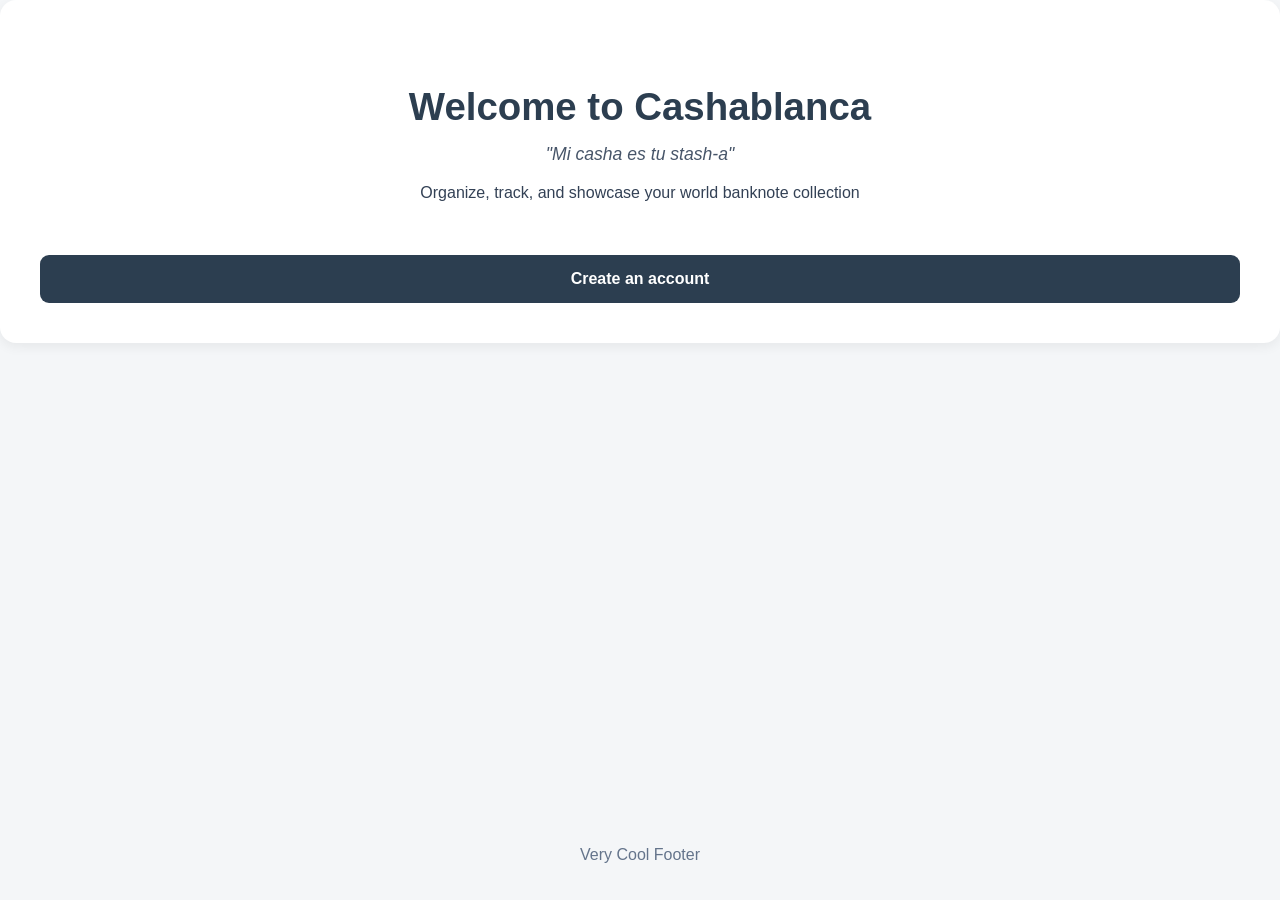
<file: Index.html>
<!DOCTYPE html>
<html lang="en">

<head>
    <meta charset="UTF-8">
    <meta name="viewport" content="width=device-width, initial-scale=1.0">
    <title>Welcome - Cashablanca</title>
    <link rel="stylesheet" href="style.css">
</head>

<body>
    <form action="Register.html">
        <fieldset class="hero">
            <h1>Welcome to Cashablanca</h1>
            <h2>"Mi casha es tu stash-a"</h2>
            <p>Organize, track, and showcase your world banknote collection</p>
            <button type="submit">Create an account</button>
        </fieldset>
    </form>

    <footer>
        <p>Very Cool Footer</p>
    </footer>
</body>

</html>
</file>
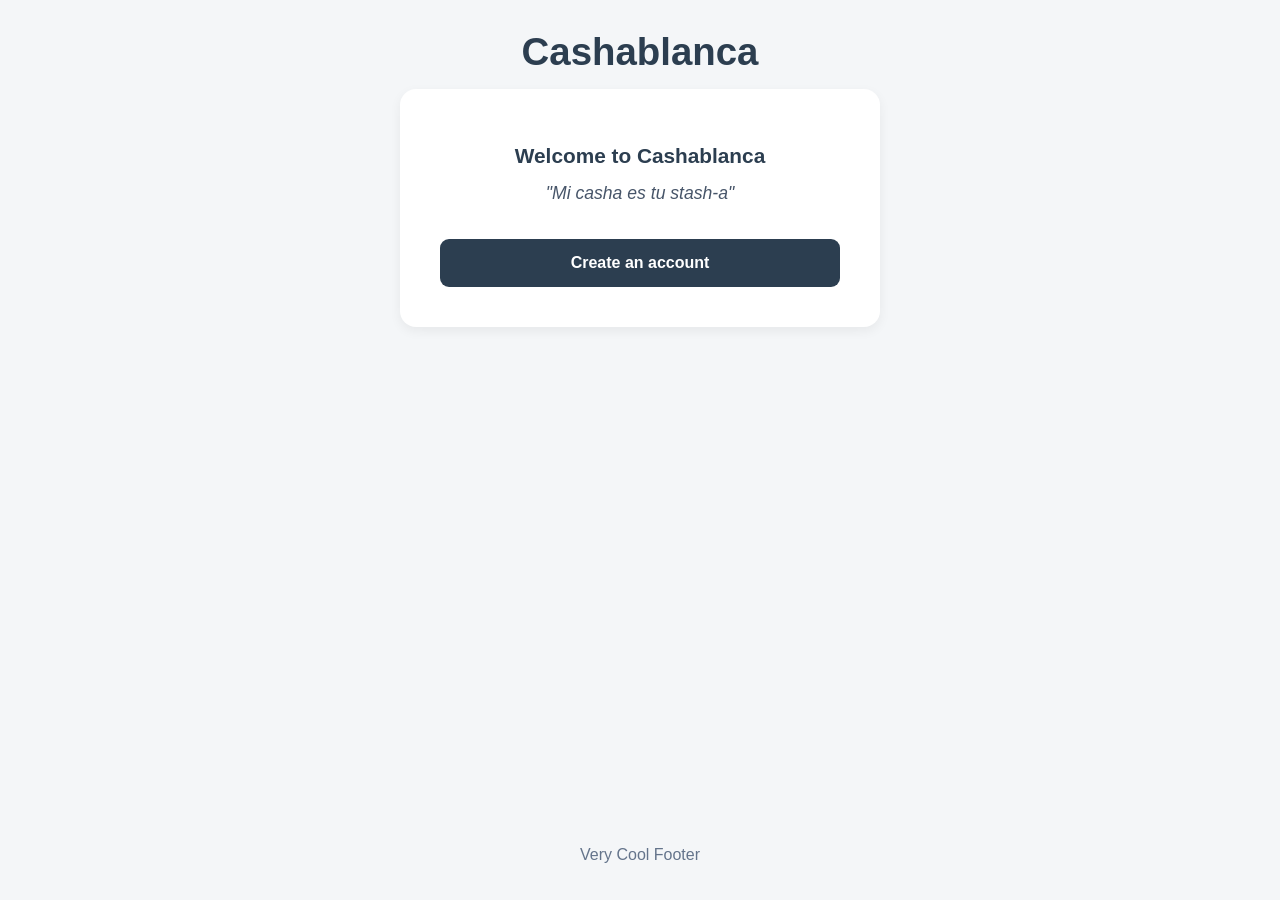
<file: index.html>
<!DOCTYPE html>
<html lang="en">

<head>
    <meta charset="UTF-8">
    <meta name="viewport" content="width=device-width, initial-scale=1.0">
    <title>Welcome - Cashablanca</title>
    <link rel="stylesheet" href="style.css">
</head>

<body>
    <header>
        <h1>Cashablanca</h1>
    </header>

    <main>
        <form action="Register.html">
            <fieldset class="hero">
                <legend>Welcome to Cashablanca</legend>
                <h2>"Mi casha es tu stash-a"</h2>
                <button type="submit">Create an account</button>
            </fieldset>
        </form>
    </main>

    <footer>
        <p>Very Cool Footer</p>
    </footer>
</body>

</html>
</file>
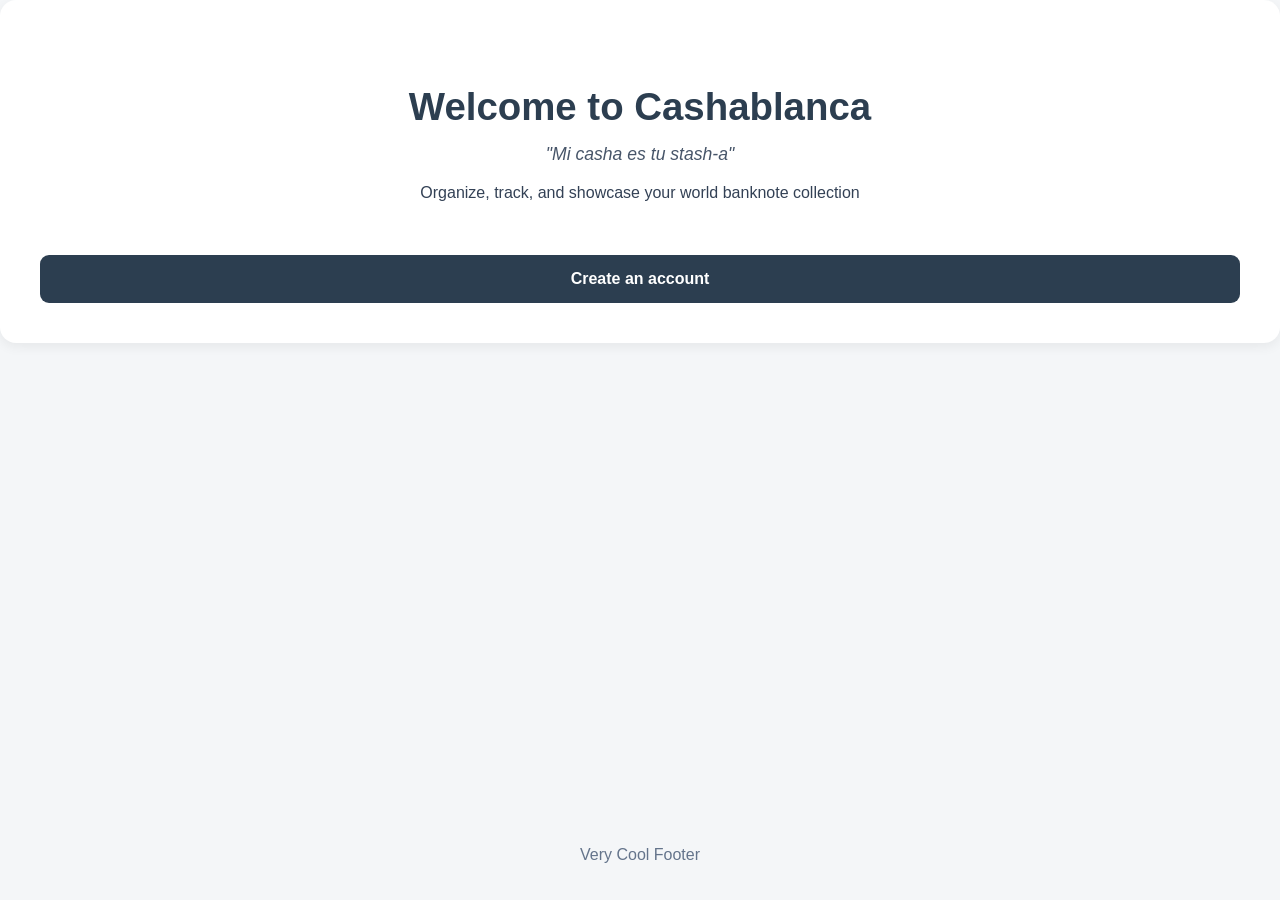
<file: Home.html>
<!DOCTYPE html>
<html lang="en">

<head>
    <meta charset="UTF-8">
    <meta name="viewport" content="width=device-width, initial-scale=1.0">
    <title>Welcome - Cashablanca</title>
    <link rel="stylesheet" href="style.css">
</head>

<body>
    <form action="index.html">
        <fieldset class="hero">
            <h1>Welcome to Cashablanca</h1>
            <h2>"Mi casha es tu stash-a"</h2>
            <p>Organize, track, and showcase your world banknote collection</p>
            <button type="submit">Create an account</button>
        </fieldset>
    </form>

    <footer>
        <p>Very Cool Footer</p>
    </footer>
</body>

</html>
</file>
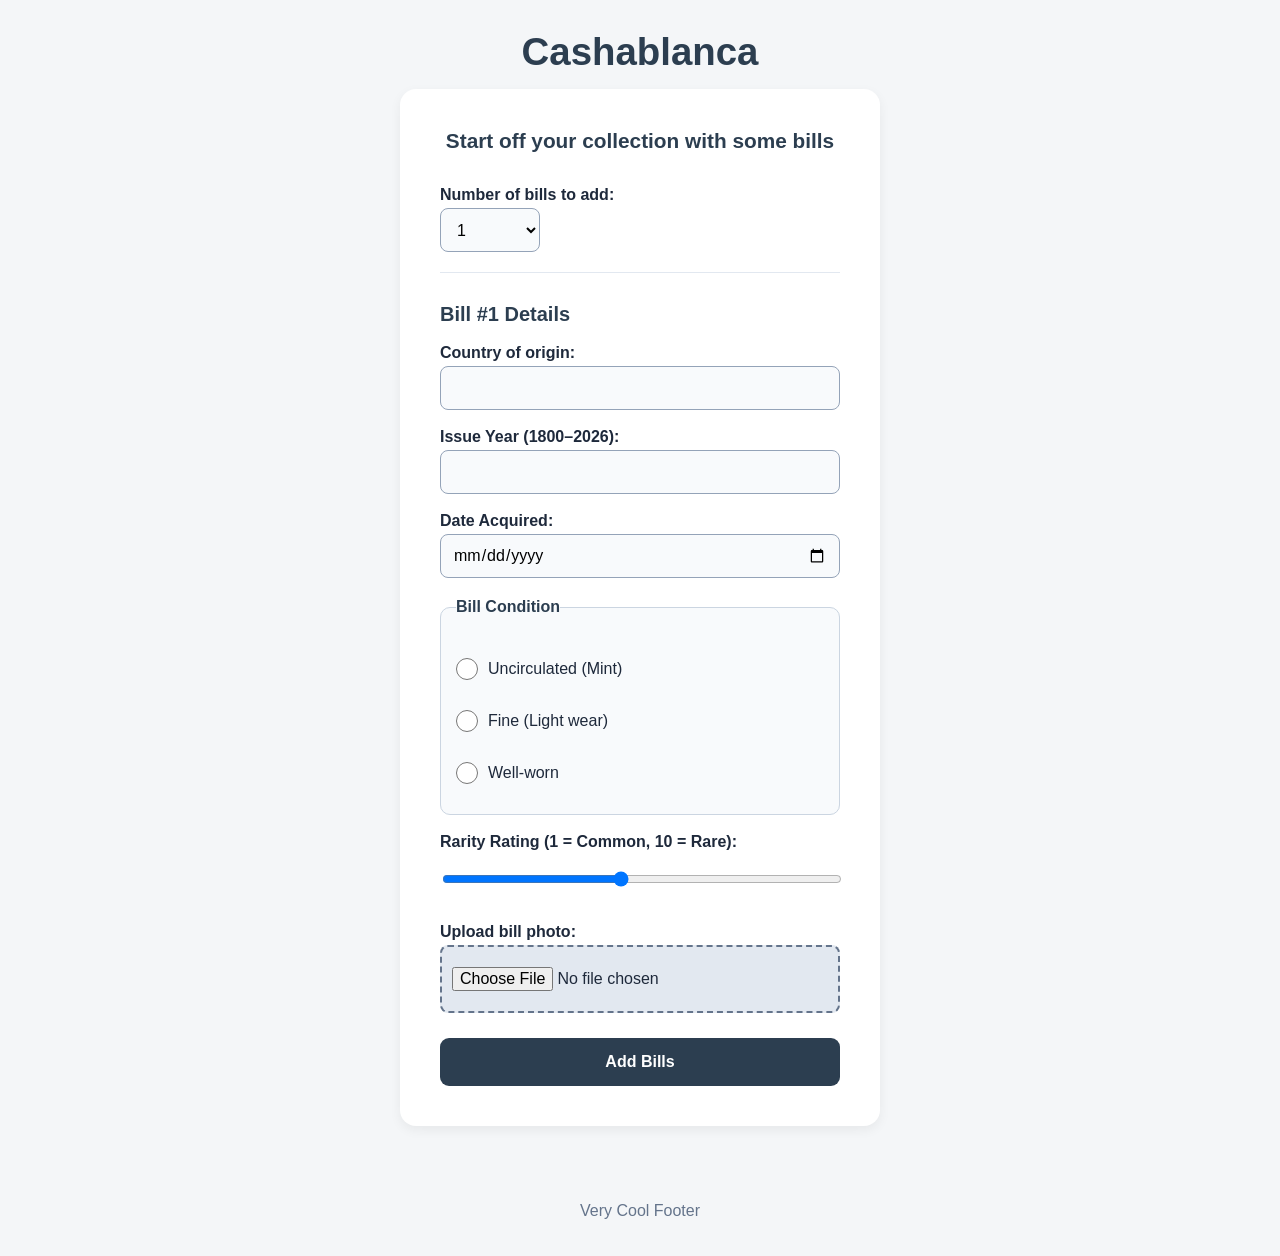
<file: NewAccount.html>
<!DOCTYPE html>
<html lang="en">

<head>
    <meta charset="UTF-8">
    <meta name="viewport" content="width=device-width, initial-scale=1.0">
    <title>Add Bills - Cashablanca</title>
    <link rel="stylesheet" href="style.css">
</head>

<body>
    <header>
        <h1>Cashablanca</h1>
    </header>

    <main>
        <form action="/submit_bills" method="post" enctype="multipart/form-data">
            <fieldset>
                <legend>Start off your collection with some bills</legend>

                <label for="billCount">Number of bills to add:</label>
                <select id="billCount" name="billCount">
                    <option value="1">1</option>
                    <option value="2">2</option>
                    <option value="3">3</option>
                    <option value="4">4</option>
                    <option value="5">5</option>
                </select>

                <section class="bill-card bill-1">
                    <h2>Bill #1 Details</h2>

                    <label for="country1">Country of origin:</label>
                    <input type="text" id="country1" name="country1" required>
                    <span class="error-msg">Please enter the country name.</span>

                    <label for="year1">Issue Year (1800–2026):</label>
                    <input type="number" id="year1" name="year1" min="1800" max="2026" required>
                    <span class="error-msg">Enter a year between 1800 and 2026.</span>

                    <label for="date1">Date Acquired:</label>
                    <input type="date" id="date1" name="date1" required>
                    <span class="error-msg">Please pick a date.</span>

                    <fieldset class="sub-group">
                        <legend>Bill Condition</legend>
                        <label class="choice-label">
                            <input type="radio" name="condition1" value="uncirculated" required> Uncirculated (Mint)
                        </label>
                        <label class="choice-label">
                            <input type="radio" name="condition1" value="fine"> Fine (Light wear)
                        </label>
                        <label class="choice-label">
                            <input type="radio" name="condition1" value="good"> Well-worn
                        </label>
                    </fieldset>

                    <label for="rarity1">Rarity Rating (1 = Common, 10 = Rare):</label>
                    <input type="range" id="rarity1" name="rarity1" min="1" max="10" value="5">

                    <label for="photo1">Upload bill photo:</label>
                    <input type="file" id="photo1" name="photo1" accept="image/*" required>
                    <span class="error-msg">Please attach a photo of your bill.</span>
                </section>

                <section class="bill-card extra-bill bill-2">
                    <h2>Bill #2 Details</h2>

                    <label for="country2">Country of origin:</label>
                    <input type="text" id="country2" name="country2">
                    
                    <label for="year2">Issue Year (1800–2026):</label>
                    <input type="number" id="year2" name="year2" min="1800" max="2026">

                    <label for="date2">Date Acquired:</label>
                    <input type="date" id="date2" name="date2">

                    <fieldset class="sub-group">
                        <legend>Bill Condition</legend>
                        <label class="choice-label">
                            <input type="radio" name="condition2" value="uncirculated"> Uncirculated (Mint)
                        </label>
                        <label class="choice-label">
                            <input type="radio" name="condition2" value="fine"> Fine (Light wear)
                        </label>
                        <label class="choice-label">
                            <input type="radio" name="condition2" value="good"> Well-worn
                        </label>
                    </fieldset>

                    <label for="rarity2">Rarity Rating (1 = Common, 10 = Rare):</label>
                    <input type="range" id="rarity2" name="rarity2" min="1" max="10" value="5">

                    <label for="photo2">Upload bill photo:</label>
                    <input type="file" id="photo2" name="photo2" accept="image/*">
                </section>

                <section class="bill-card extra-bill bill-3">
                    <h2>Bill #3 Details</h2>

                    <label for="country3">Country of origin:</label>
                    <input type="text" id="country3" name="country3">
                    
                    <label for="year3">Issue Year (1800–2026):</label>
                    <input type="number" id="year3" name="year3" min="1800" max="2026">

                    <label for="date3">Date Acquired:</label>
                    <input type="date" id="date3" name="date3">

                    <fieldset class="sub-group">
                        <legend>Bill Condition</legend>
                        <label class="choice-label">
                            <input type="radio" name="condition3" value="uncirculated"> Uncirculated (Mint)
                        </label>
                        <label class="choice-label">
                            <input type="radio" name="condition3" value="fine"> Fine (Light wear)
                        </label>
                        <label class="choice-label">
                            <input type="radio" name="condition3" value="good"> Well-worn
                        </label>
                    </fieldset>

                    <label for="rarity3">Rarity Rating (1 = Common, 10 = Rare):</label>
                    <input type="range" id="rarity3" name="rarity3" min="1" max="10" value="5">

                    <label for="photo3">Upload bill photo:</label>
                    <input type="file" id="photo3" name="photo3" accept="image/*">
                </section>

                <section class="bill-card extra-bill bill-4">
                    <h2>Bill #4 Details</h2>

                    <label for="country4">Country of origin:</label>
                    <input type="text" id="country4" name="country4">
                    
                    <label for="year4">Issue Year (1800–2026):</label>
                    <input type="number" id="year4" name="year4" min="1800" max="2026">

                    <label for="date4">Date Acquired:</label>
                    <input type="date" id="date4" name="date4">

                    <fieldset class="sub-group">
                        <legend>Bill Condition</legend>
                        <label class="choice-label">
                            <input type="radio" name="condition4" value="uncirculated"> Uncirculated (Mint)
                        </label>
                        <label class="choice-label">
                            <input type="radio" name="condition4" value="fine"> Fine (Light wear)
                        </label>
                        <label class="choice-label">
                            <input type="radio" name="condition4" value="good"> Well-worn
                        </label>
                    </fieldset>

                    <label for="rarity4">Rarity Rating (1 = Common, 10 = Rare):</label>
                    <input type="range" id="rarity4" name="rarity4" min="1" max="10" value="5">

                    <label for="photo4">Upload bill photo:</label>
                    <input type="file" id="photo4" name="photo4" accept="image/*">
                </section>

                <section class="bill-card extra-bill bill-5">
                    <h2>Bill #5 Details</h2>

                    <label for="country5">Country of origin:</label>
                    <input type="text" id="country5" name="country5">
                    
                    <label for="year5">Issue Year (1800–2026):</label>
                    <input type="number" id="year5" name="year5" min="1800" max="2026">

                    <label for="date5">Date Acquired:</label>
                    <input type="date" id="date5" name="date5">

                    <fieldset class="sub-group">
                        <legend>Bill Condition</legend>
                        <label class="choice-label">
                            <input type="radio" name="condition5" value="uncirculated"> Uncirculated (Mint)
                        </label>
                        <label class="choice-label">
                            <input type="radio" name="condition5" value="fine"> Fine (Light wear)
                        </label>
                        <label class="choice-label">
                            <input type="radio" name="condition5" value="good"> Well-worn
                        </label>
                    </fieldset>

                    <label for="rarity5">Rarity Rating (1 = Common, 10 = Rare):</label>
                    <input type="range" id="rarity5" name="rarity5" min="1" max="10" value="5">

                    <label for="photo5">Upload bill photo:</label>
                    <input type="file" id="photo5" name="photo5" accept="image/*">
                </section>

                <button type="submit">Add Bills</button>
            </fieldset>
        </form>
    </main>

    <footer>
        <p>Very Cool Footer</p>
    </footer>
</body>

</html>
</file>
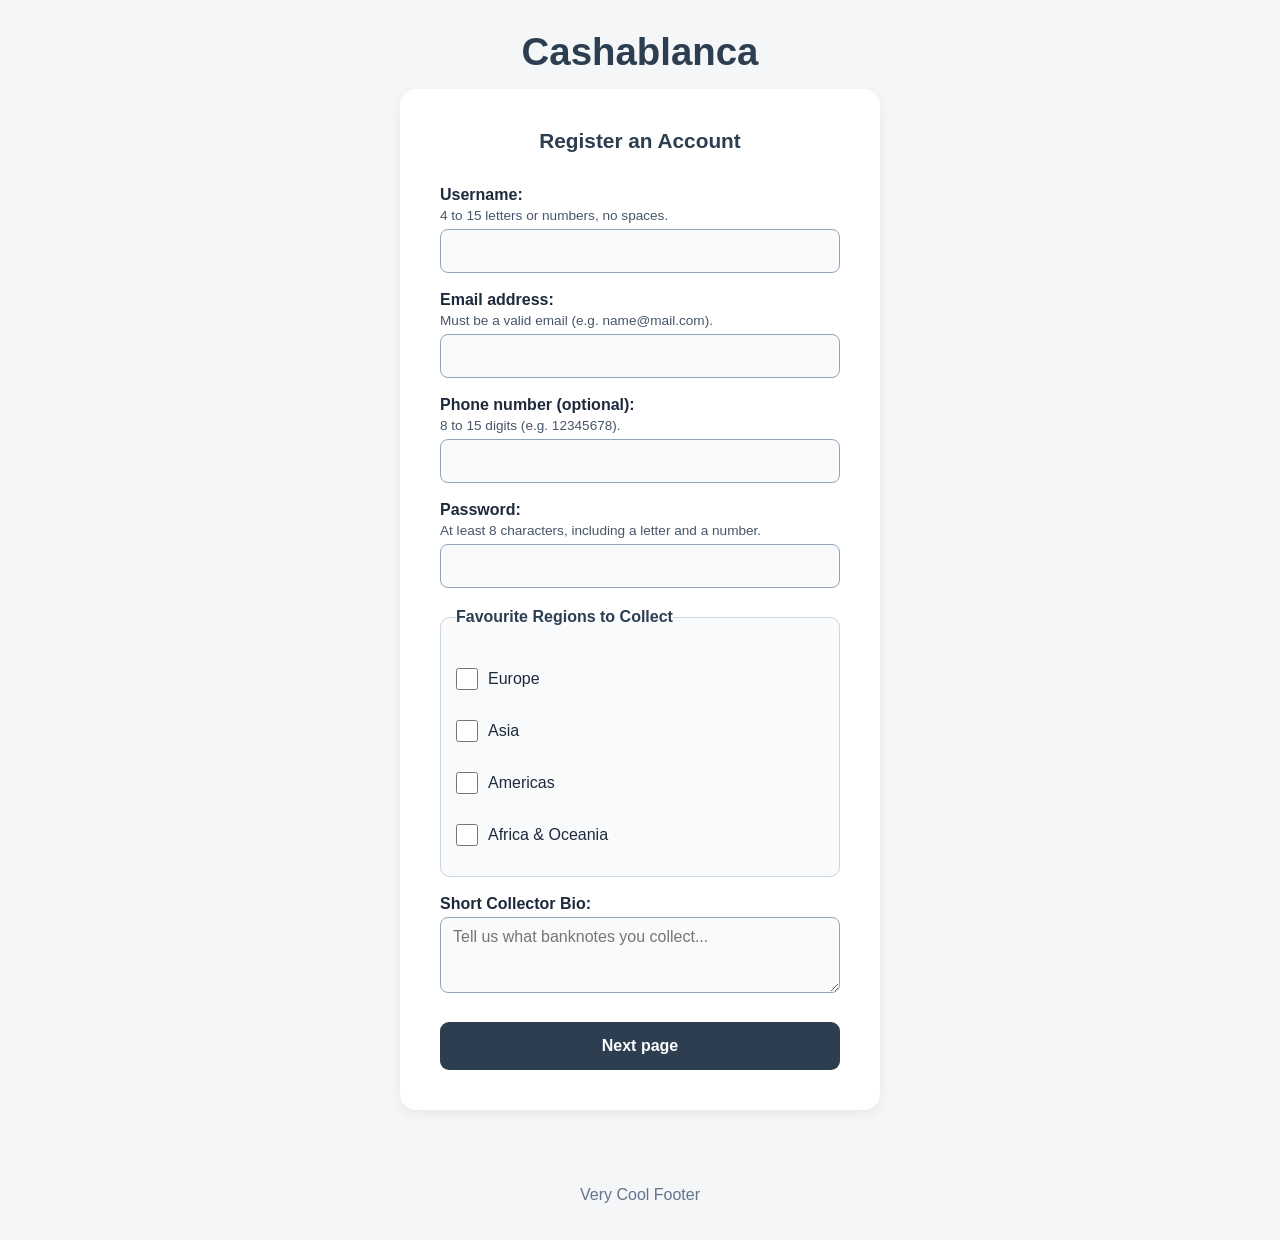
<file: Register.html>
<!DOCTYPE html>
<html lang="en">

<head>
    <meta charset="UTF-8">
    <meta name="viewport" content="width=device-width, initial-scale=1.0">
    <title>Register - Cashablanca</title>
    <link rel="stylesheet" href="style.css">
</head>

<body>
    <header>
        <h1>Cashablanca</h1>
    </header>

    <main>
        <form action="NewAccount.html" method="get">
            <fieldset>
                <legend>Register an Account</legend>

                <label for="name">Username:</label>
                <p id="name-hint" class="hint">4 to 15 letters or numbers, no spaces.</p>
                <input type="text" id="name" name="name" pattern="[A-Za-z0-9]{4,15}" aria-describedby="name-hint" required>
                <span class="error-msg">Please enter 4–15 letters or numbers.</span>

                <label for="email">Email address:</label>
                <p id="email-hint" class="hint">Must be a valid email (e.g. name@mail.com).</p>
                <input type="email" id="email" name="email" aria-describedby="email-hint" required>
                <span class="error-msg">Please enter a valid email address.</span>

                <label for="phone">Phone number (optional):</label>
                <p id="phone-hint" class="hint">8 to 15 digits (e.g. 12345678).</p>
                <input type="tel" id="phone" name="phone" pattern="[0-9+ ]{8,15}" aria-describedby="phone-hint">
                <span class="error-msg">Please enter 8–15 digits.</span>

                <label for="password">Password:</label>
                <p id="pass-hint" class="hint">At least 8 characters, including a letter and a number.</p>
                <input type="password" id="password" name="password" minlength="8" pattern="(?=.*[A-Za-z])(?=.*\d).{8,}" aria-describedby="pass-hint" required>
                <span class="error-msg">Must be 8+ characters with a letter and number.</span>

                <fieldset class="sub-group">
                    <legend>Favourite Regions to Collect</legend>
                    <label class="choice-label">
                        <input type="checkbox" name="region" value="europe"> Europe
                    </label>
                    <label class="choice-label">
                        <input type="checkbox" name="region" value="asia"> Asia
                    </label>
                    <label class="choice-label">
                        <input type="checkbox" name="region" value="americas"> Americas
                    </label>
                    <label class="choice-label">
                        <input type="checkbox" name="region" value="africa"> Africa &amp; Oceania
                    </label>
                </fieldset>

                <label for="bio">Short Collector Bio:</label>
                <textarea id="bio" name="bio" rows="3" placeholder="Tell us what banknotes you collect..."></textarea>

                <button type="submit">Next page</button>
            </fieldset>
        </form>
    </main>

    <footer>
        <p>Very Cool Footer</p>
    </footer>
</body>

</html>
</file>
<file: style.css>
* {
    box-sizing: border-box;
}

body {
    background-color: #f4f6f8;
    font-family: Arial, sans-serif;
    margin: 0;
    display: flex;
    flex-direction: column;
    min-height: 100vh;
    text-align: center;
    color: #1e293b;
}

main {
    width: 92%;
    max-width: 480px;
    margin: 0 auto 40px auto;
}

h1 {
    color: #2c3e50;
    font-size: 2rem;
    margin: 30px 0 15px 0;
}

h2 {
    color: #2c3e50;
    font-size: 1.25rem;
    margin: 20px 0 10px 0;
}

/* 1. The form now acts as the white card, wrapping everything perfectly */
form {
    background-color: #ffffff;
    border-radius: 16px;
    padding: 30px 25px;
    width: 100%;
    margin: 0 auto;
    box-shadow: 0 4px 12px rgba(0, 0, 0, 0.06);
    text-align: left;
}

/* 2. The fieldset becomes invisible so the legend drops inside the form's padding */
fieldset {
    border: none;
    padding: 0;
    margin: 0;
    min-width: 0;
}

/* 3. Titles now sit nicely inside the white box */
legend {
    font-size: 1.3rem;
    font-weight: bold;
    color: #2c3e50;
    padding: 0;
    margin-bottom: 15px;
    text-align: center;
    width: 100%;
}

.sub-group {
    background-color: #f8fafc;
    border: 1px solid #cbd5e1;
    border-radius: 10px;
    padding: 15px;
    margin-top: 20px;
}

.sub-group legend {
    font-size: 1rem;
    text-align: left;
    margin-bottom: 8px;
    width: auto;
}

label {
    display: block;
    font-weight: bold;
    margin-top: 18px;
    margin-bottom: 4px;
}

.choice-label {
    display: flex;
    align-items: center;
    gap: 10px;
    font-weight: normal;
    margin-top: 8px;
    min-height: 44px;
    cursor: pointer;
}

.hint {
    font-size: 0.85rem;
    color: #475569;
    margin: 0 0 6px 0;
}

input,
select,
textarea {
    width: 100%;
    min-height: 44px;
    border-radius: 8px;
    padding: 10px 12px;
    background-color: #f8fafc;
    border: 1px solid #94a3b8;
    font-size: 1rem;
    font-family: inherit;
}

input[type="checkbox"],
input[type="radio"] {
    width: 22px;
    height: 22px;
    min-height: 22px;
    margin: 0;
}

input[type="range"] {
    padding: 0;
    cursor: pointer;
}

input[type="file"] {
    border: 2px dashed #64748b;
    background-color: #e2e8f0;
    padding: 20px 10px;
    cursor: pointer;
}

select {
    width: 100px;
    cursor: pointer;
}

button {
    width: 100%;
    min-height: 48px;
    margin-top: 25px;
    border-radius: 9px;
    background-color: #2c3e50;
    color: #ffffff;
    font-size: 1rem;
    font-weight: bold;
    padding: 12px 16px;
    border: none;
    cursor: pointer;
}

button:hover {
    background-color: #1a252f;
}

input:focus-visible,
select:focus-visible,
textarea:focus-visible,
button:focus-visible {
    outline: 3px solid #2563eb;
    outline-offset: 2px;
}

.error-msg {
    display: none;
    font-size: 0.85rem;
    font-weight: bold;
    margin-top: 5px;
    color: #dc2626;
}

input:user-invalid {
    border: 2px solid #dc2626;
    background-color: #fef2f2;
}

input:user-invalid + .error-msg {
    display: block;
}

input:user-valid {
    border: 2px solid #16a34a;
}

.bill-card {
    border-top: 1px solid #e2e8f0;
    margin-top: 20px;
    padding-top: 10px;
}

.extra-bill {
    display: none;
}

fieldset:has(option[value="2"]:checked) .bill-2 {
    display: block;
}

fieldset:has(option[value="3"]:checked) .bill-2,
fieldset:has(option[value="3"]:checked) .bill-3 {
    display: block;
}

fieldset:has(option[value="4"]:checked) .bill-2,
fieldset:has(option[value="4"]:checked) .bill-3,
fieldset:has(option[value="4"]:checked) .bill-4 {
    display: block;
}

fieldset:has(option[value="5"]:checked) .bill-2,
fieldset:has(option[value="5"]:checked) .bill-3,
fieldset:has(option[value="5"]:checked) .bill-4,
fieldset:has(option[value="5"]:checked) .bill-5 {
    display: block;
}

.hero {
    text-align: center;
    margin-top: 15px;
}

.hero h2 {
    font-size: 1.1rem;
    color: #475569;
    font-style: italic;
    font-weight: normal;
    border: none;
    margin-top: 0;
}

.hero p {
    color: #334155;
    line-height: 1.5;
    margin-bottom: 25px;
}

footer {
    margin-top: auto;
    padding: 20px;
    color: #64748b;
}

@media (min-width: 600px) {
    form {
        padding: 40px;
    }

    h1 {
        font-size: 2.4rem;
    }
}
</file>
